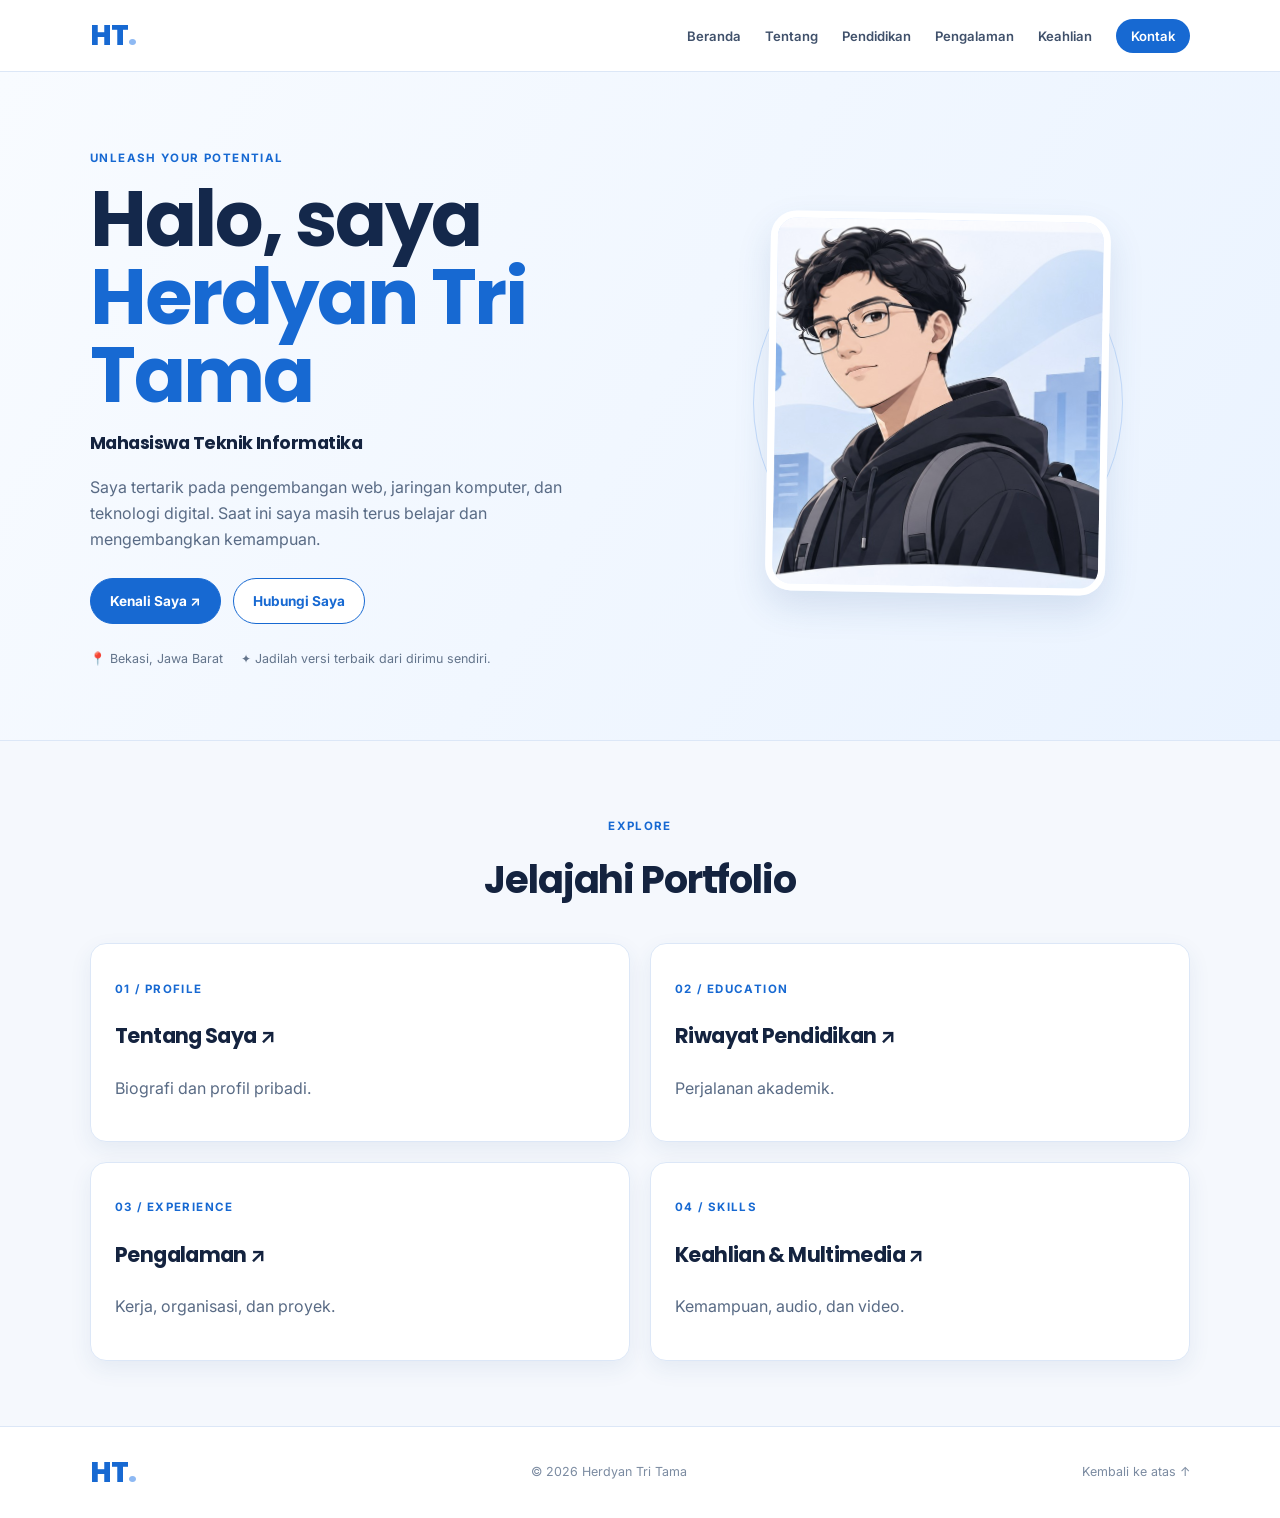
<file: index.html>
<!doctype html>
<html lang="id">

<head>
    <meta charset="utf-8">
    <meta name="viewport" content="width=device-width,initial-scale=1">
    <title>Portfolio | Herdyan Tri Tama</title>
    <link rel="stylesheet" href="style.css">
</head>

<body class="page-enter">
    <header class="site-header">
        <nav class="navbar container"><a class="brand" href="index.html">HT<span>.</span></a><input type="checkbox" id="menu-check" class="menu-check" aria-label="Buka navigasi"><label for="menu-check" class="menu-toggle" aria-hidden="true">☰</label>
            <ul class="nav-links">
                <li><a href="index.html" class=" ">Beranda</a></li>
                <li><a href="pages/tentang.html" class=" ">Tentang</a></li>
                <li><a href="pages/pendidikan.html" class=" ">Pendidikan</a></li>
                <li><a href="pages/pengalaman.html" class=" ">Pengalaman</a></li>
                <li><a href="pages/keahlian.html" class=" ">Keahlian</a></li>
                <li><a href="pages/kontak.html" class=" nav-cta">Kontak</a></li>
            </ul>
        </nav>
    </header>
    <main>
        <section class="hero">
            <div class="container hero-grid">
                <div class="hero-copy">
                    <p class="eyebrow">UNLEASH YOUR POTENTIAL</p>
                    <h1>Halo, saya <span>Herdyan Tri Tama</span></h1>
                    <h2>Mahasiswa Teknik Informatika</h2>
                    <p class="hero-description">Saya tertarik pada pengembangan web, jaringan komputer, dan teknologi
                        digital. Saat ini saya masih terus belajar dan mengembangkan kemampuan.</p>
                    <div class="hero-actions"><a class="button primary" href="pages/tentang.html">Kenali
                            Saya ↗</a><a class="button secondary" href="pages/kontak.html">Hubungi
                            Saya</a></div>
                    <div class="hero-meta"><span>📍 Bekasi, Jawa Barat</span><span>✦ Jadilah versi terbaik dari dirimu sendiri.</span></div>
                </div>
                <div class="hero-visual">
                    <div class="portrait-frame"><img src="images/herdyan-anime.png" alt="Foto profil"></div>
                    <div class="decor decor-one"></div>
                    <div class="decor decor-two"></div>
                </div>
            </div>
        </section>
        <section class="section">
            <div class="container section-heading">
                <p class="eyebrow">EXPLORE</p>
                <h2>Jelajahi Portfolio</h2>
                
            </div>
            <div class="container media-grid"><a class="content-card" href="pages/tentang.html">
                    <p class="eyebrow">01 / PROFILE</p>
                    <h3>Tentang Saya ↗</h3>
                    <p>Biografi dan profil pribadi.</p>
                </a><a class="content-card" href="pages/pendidikan.html">
                    <p class="eyebrow">02 / EDUCATION</p>
                    <h3>Riwayat Pendidikan ↗</h3>
                    <p>Perjalanan akademik.</p>
                </a><a class="content-card" href="pages/pengalaman.html">
                    <p class="eyebrow">03 / EXPERIENCE</p>
                    <h3>Pengalaman ↗</h3>
                    <p>Kerja, organisasi, dan proyek.</p>
                </a><a class="content-card" href="pages/keahlian.html">
                    <p class="eyebrow">04 / SKILLS</p>
                    <h3>Keahlian & Multimedia ↗</h3>
                    <p>Kemampuan, audio, dan video.</p>
                </a></div>
        </section>
    </main>
    <footer class="footer">
        <div class="container footer-inner"><a class="brand" href="index.html">HT<span>.</span></a>
            <p>© 2026 Herdyan Tri Tama</p><a href="#">Kembali ke atas
                ↑</a>
        </div>
    </footer>
</body>

</html>
</file>
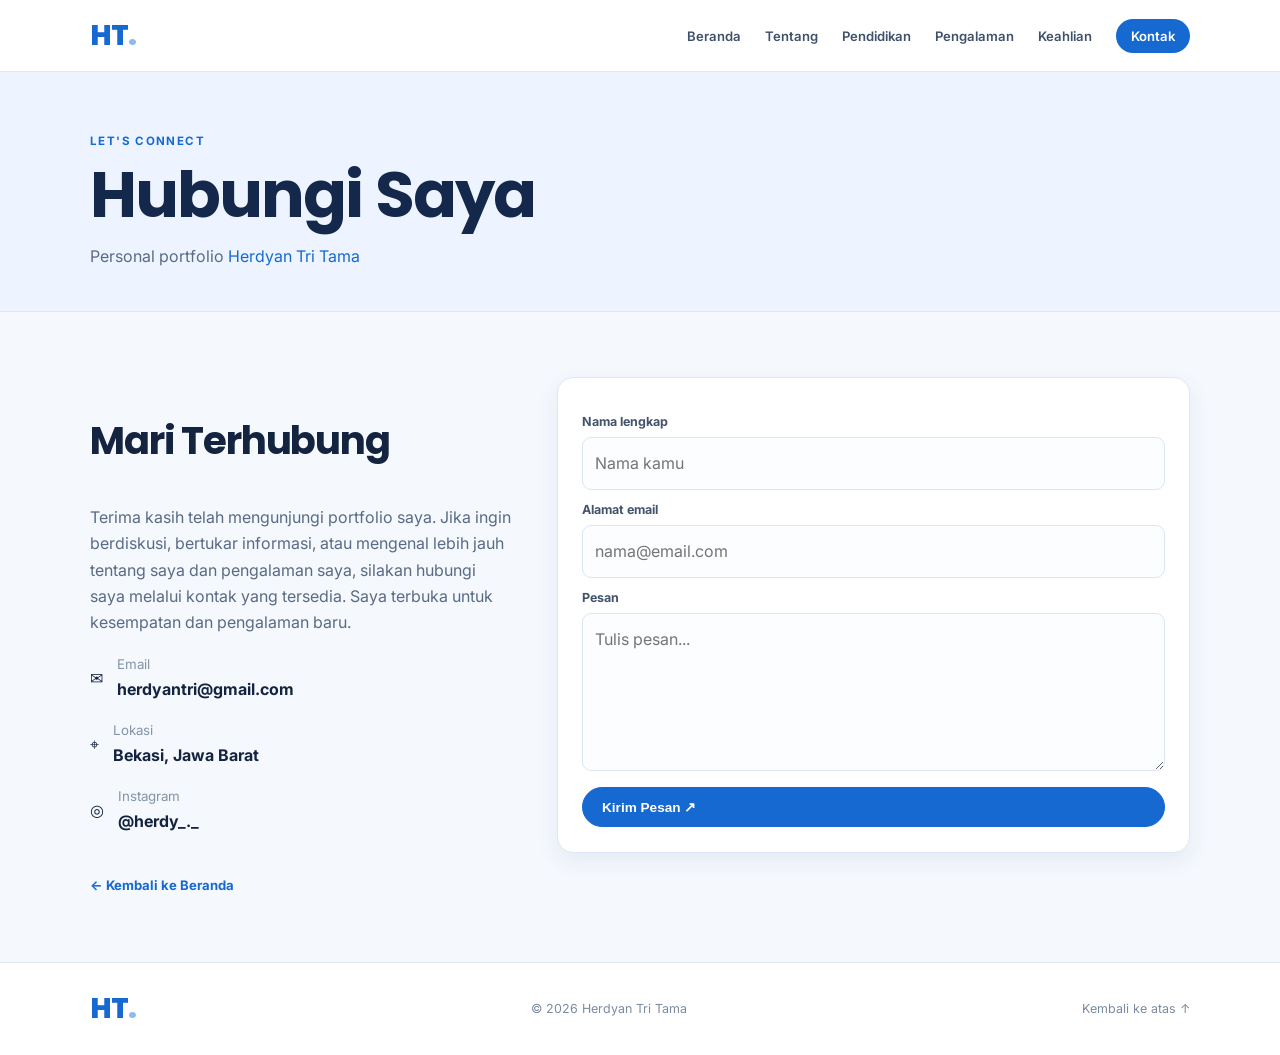
<file: pages/kontak.html>
<!doctype html>
<html lang="id">

<head>
    <meta charset="utf-8">
    <meta name="viewport" content="width=device-width,initial-scale=1">
    <title>Hubungi Saya | Herdyan Tri Tama</title>
    <link rel="stylesheet" href="../style.css">
</head>

<body class="page-enter">
    <header class="site-header">
        <nav class="navbar container"><a class="brand" href="../index.html">HT<span>.</span></a><input type="checkbox" id="menu-check" class="menu-check" aria-label="Buka navigasi"><label for="menu-check" class="menu-toggle" aria-hidden="true">☰</label>
            <ul class="nav-links">
                <li><a href="../index.html" class=" ">Beranda</a></li>
                <li><a href="../pages/tentang.html" class=" ">Tentang</a></li>
                <li><a href="../pages/pendidikan.html" class=" ">Pendidikan</a></li>
                <li><a href="../pages/pengalaman.html" class=" ">Pengalaman</a></li>
                <li><a href="../pages/keahlian.html" class=" ">Keahlian</a></li>
                <li><a href="../pages/kontak.html" class="active nav-cta">Kontak</a></li>
            </ul>
        </nav>
    </header>
    <main>
        <section class="page-top">
            <div class="container">
                <p class="eyebrow">LET'S CONNECT</p>
                <h1>Hubungi Saya</h1>
                <p>Personal portfolio <span class="accent">Herdyan Tri Tama</span></p>
            </div>
        </section>
        <section class="section page-content">
            <div class="container">
                <div class="contact-grid">
                    <div>
                        <h2>Mari Terhubung</h2>
                        <p>Terima kasih telah mengunjungi portfolio saya. Jika ingin berdiskusi, bertukar informasi,
                            atau mengenal lebih jauh tentang saya dan pengalaman saya, silakan hubungi saya melalui
                            kontak yang tersedia. Saya terbuka untuk kesempatan dan pengalaman baru.
                        </p>
                        <div class="contact-detail"><span>✉</span>
                            <div><small>Email</small><strong>herdyantri@gmail.com</strong></div>
                        </div>
                        <div class="contact-detail"><span>⌖</span>
                            <div><small>Lokasi</small><strong>Bekasi, Jawa Barat</strong></div>
                        </div>
                        <div class="contact-detail"><span>◎</span>
                            <div><small>Instagram</small><strong>@herdy_._</strong></div>
                        </div>
                    </div>
                    <form class="contact-form" id="contactForm" action="mailto:herdyantri@gmail.com" method="post" enctype="text/plain"><label for="nama">Nama lengkap</label><input id="nama"
                            name="nama" required minlength="2" placeholder="Nama kamu"><label for="email">Alamat
                            email</label><input id="email" name="email" type="email" required
                            placeholder="nama@email.com"><label for="pesan">Pesan</label><textarea id="pesan"
                            name="pesan" rows="5" required minlength="10"
                            placeholder="Tulis pesan..."></textarea><button class="button primary submit-button"
                            type="submit">Kirim Pesan ↗</button>
                    </form>
                </div><a class="back-link" href="../index.html">← Kembali ke Beranda</a>
            </div>
        </section>
    </main>
    <footer class="footer">
        <div class="container footer-inner"><a class="brand" href="../index.html">HT<span>.</span></a>
            <p>© 2026 Herdyan Tri Tama</p><a href="#">Kembali ke atas
                ↑</a>
        </div>
    </footer>
</body>

</html>
</file>
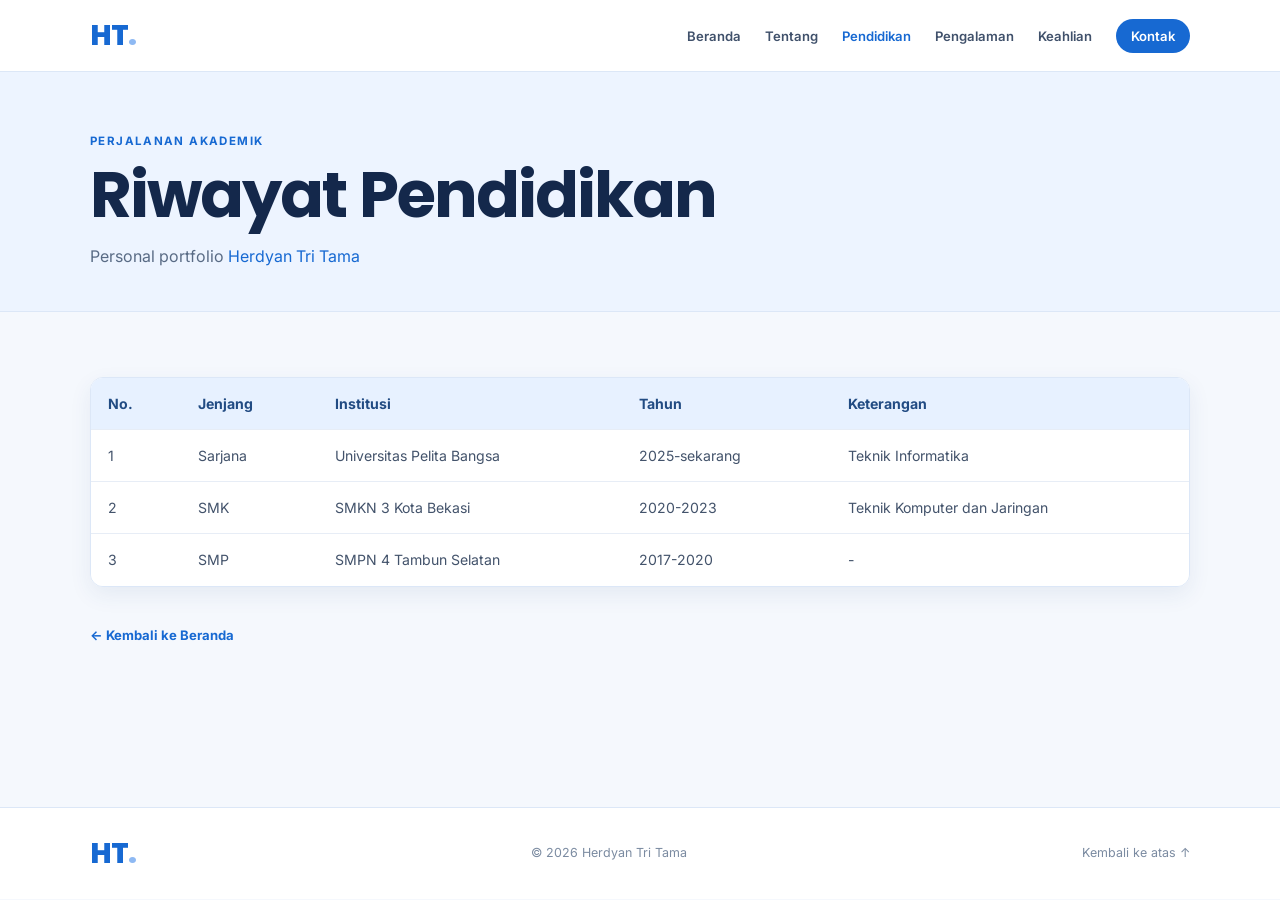
<file: pages/pendidikan.html>
<!doctype html>
<html lang="id">

<head>
    <meta charset="utf-8">
    <meta name="viewport" content="width=device-width,initial-scale=1">
    <title>Riwayat Pendidikan | Herdyan Tri Tama</title>
    <link rel="stylesheet" href="../style.css">
</head>

<body class="page-enter">
    <header class="site-header">
        <nav class="navbar container"><a class="brand" href="../index.html">HT<span>.</span></a><input type="checkbox" id="menu-check" class="menu-check" aria-label="Buka navigasi"><label for="menu-check" class="menu-toggle" aria-hidden="true">☰</label>
            <ul class="nav-links">
                <li><a href="../index.html" class=" ">Beranda</a></li>
                <li><a href="../pages/tentang.html" class=" ">Tentang</a></li>
                <li><a href="../pages/pendidikan.html" class="active ">Pendidikan</a></li>
                <li><a href="../pages/pengalaman.html" class=" ">Pengalaman</a></li>
                <li><a href="../pages/keahlian.html" class=" ">Keahlian</a></li>
                <li><a href="../pages/kontak.html" class=" nav-cta">Kontak</a></li>
            </ul>
        </nav>
    </header>
    <main>
        <section class="page-top">
            <div class="container">
                <p class="eyebrow">PERJALANAN AKADEMIK</p>
                <h1>Riwayat Pendidikan</h1>
                <p>Personal portfolio <span class="accent">Herdyan Tri Tama</span></p>
            </div>
        </section>
        <section class="section page-content">
            <div class="container">
                <div class="table-wrap">
                    <table>
                        <thead>
                            <tr>
                                <th>No.</th>
                                <th>Jenjang</th>
                                <th>Institusi</th>
                                <th>Tahun</th>
                                <th>Keterangan</th>
                            </tr>
                        </thead>
                        <tbody>
                            <tr>
                                <td>1</td>
                                <td>Sarjana</td>
                                <td>Universitas Pelita Bangsa</td>
                                <td>2025-sekarang</td>
                                <td>Teknik Informatika</td>
                            </tr>
                            <tr>
                                <td>2</td>
                                <td>SMK</td>
                                <td>SMKN 3 Kota Bekasi</td>
                                <td>2020-2023</td>
                                <td>Teknik Komputer dan Jaringan</td>
                            </tr>
                            <tr>
                                <td>3</td>
                                <td>SMP</td>
                                <td>SMPN 4 Tambun Selatan</td>
                                <td>2017-2020</td>
                                <td>-</td>
                            </tr>
                        </tbody>
                    </table>
                </div>
                </p><a class="back-link" href="../index.html">← Kembali ke Beranda</a>
            </div>
        </section>
    </main>
    <footer class="footer">
        <div class="container footer-inner"><a class="brand" href="../index.html">HT<span>.</span></a>
            <p>© 2026 Herdyan Tri Tama</p><a href="#">Kembali ke atas
                ↑</a>
        </div>
    </footer>
</body>

</html>
</file>
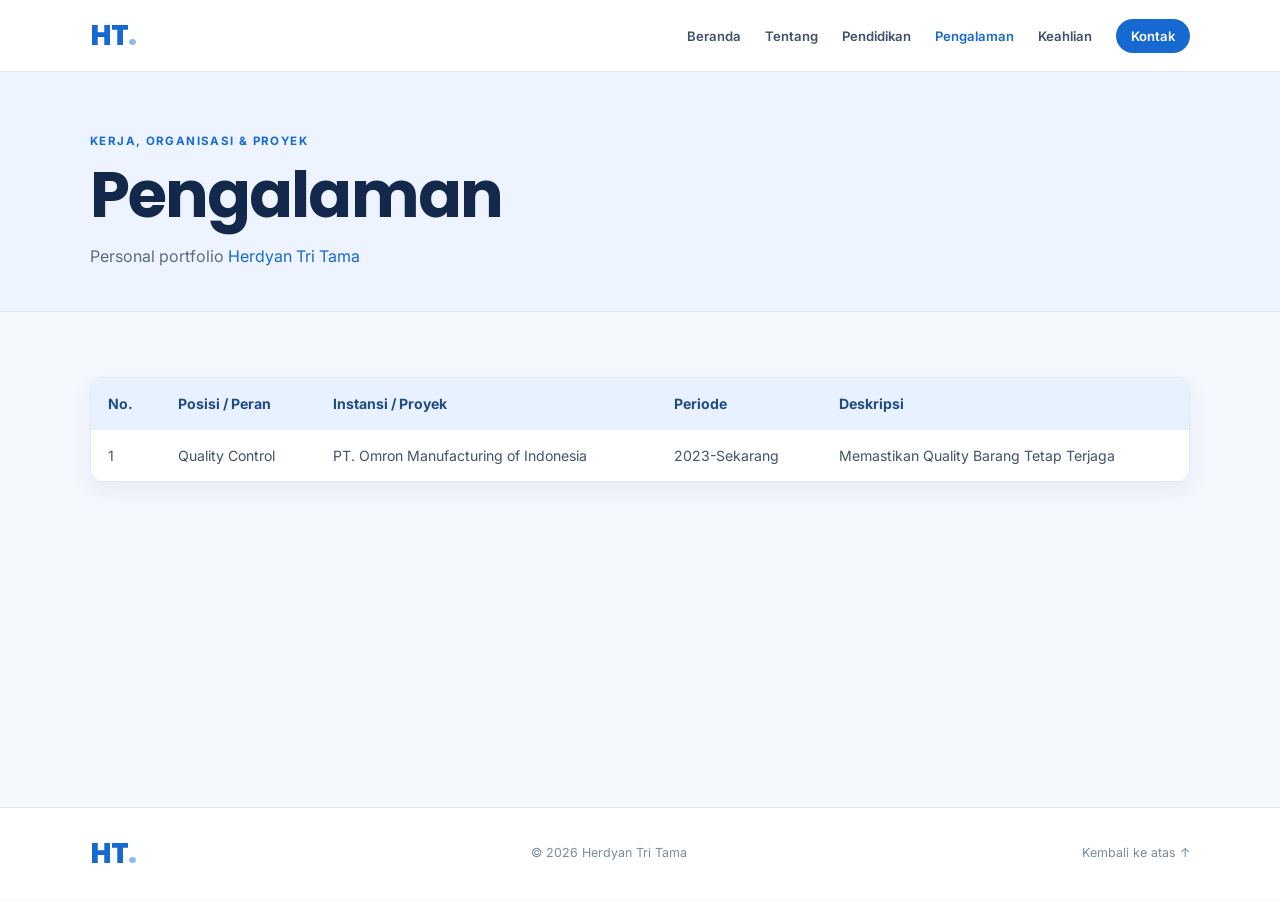
<file: pages/pengalaman.html>
<!doctype html>
<html lang="id">

<head>
    <meta charset="utf-8">
    <meta name="viewport" content="width=device-width,initial-scale=1">
    <title>Pengalaman | Herdyan Tri Tama</title>
    <link rel="stylesheet" href="../style.css">
</head>

<body class="page-enter">
    <header class="site-header">
        <nav class="navbar container"><a class="brand" href="../index.html">HT<span>.</span></a><input type="checkbox" id="menu-check" class="menu-check" aria-label="Buka navigasi"><label for="menu-check" class="menu-toggle" aria-hidden="true">☰</label>
            <ul class="nav-links">
                <li><a href="../index.html" class=" ">Beranda</a></li>
                <li><a href="../pages/tentang.html" class=" ">Tentang</a></li>
                <li><a href="../pages/pendidikan.html" class=" ">Pendidikan</a></li>
                <li><a href="../pages/pengalaman.html" class="active ">Pengalaman</a></li>
                <li><a href="../pages/keahlian.html" class=" ">Keahlian</a></li>
                <li><a href="../pages/kontak.html" class=" nav-cta">Kontak</a></li>
            </ul>
        </nav>
    </header>
    <main>
        <section class="page-top">
            <div class="container">
                <p class="eyebrow">KERJA, ORGANISASI & PROYEK</p>
                <h1>Pengalaman</h1>
                <p>Personal portfolio <span class="accent">Herdyan Tri Tama</span></p>
            </div>
        </section>
        <section class="section page-content">
            <div class="container">
                <div class="table-wrap">
                    <table>
                        <thead>
                            <tr>
                                <th>No.</th>
                                <th>Posisi / Peran</th>
                                <th>Instansi / Proyek</th>
                                <th>Periode</th>
                                <th>Deskripsi</th>
                            </tr>
                        </thead>
                        <tbody>
                            <tr>
                                <td>1</td>
                                <td>Quality Control</td>
                                <td>PT. Omron Manufacturing of Indonesia</td>
                                <td>2023-Sekarang</td>
                                <td>Memastikan Quality Barang Tetap Terjaga</td>
                            </tr>
                        </tbody>
                    </table>
                </div>
            </div>
        </section>
    </main>
    <footer class="footer">
        <div class="container footer-inner"><a class="brand" href="../index.html">HT<span>.</span></a>
            <p>© 2026 Herdyan Tri Tama</p><a href="#">Kembali ke atas
                ↑</a>
        </div>
    </footer>
</body>

</html>
</file>
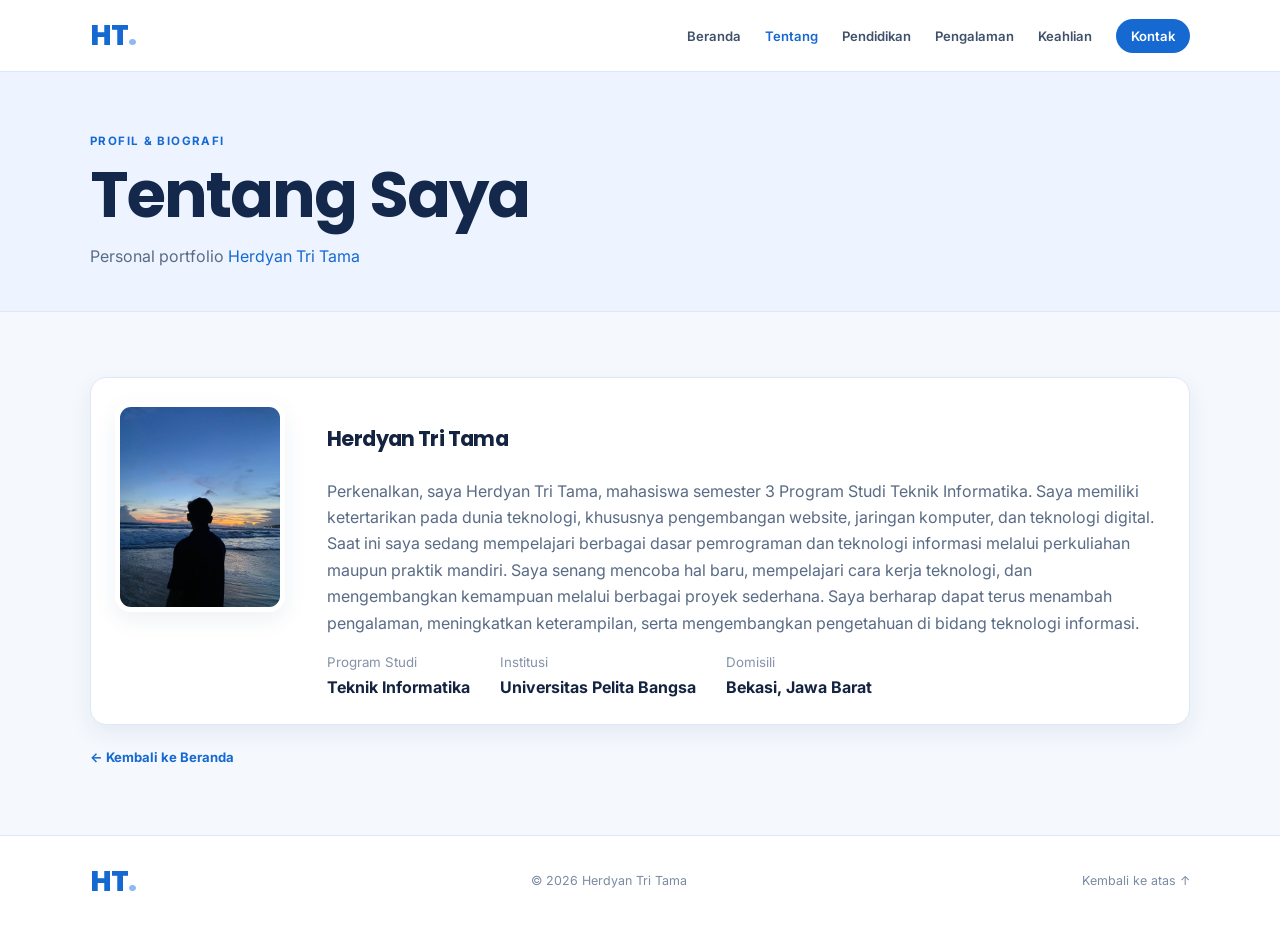
<file: pages/tentang.html>
<!doctype html>
<html lang="id">

<head>
    <meta charset="utf-8">
    <meta name="viewport" content="width=device-width,initial-scale=1">
    <title>Tentang Saya | Herdyan Tri Tama</title>
    <link rel="stylesheet" href="../style.css">
</head>

<body class="page-enter">
    <header class="site-header">
        <nav class="navbar container"><a class="brand" href="../index.html">HT<span>.</span></a><input type="checkbox" id="menu-check" class="menu-check" aria-label="Buka navigasi"><label for="menu-check" class="menu-toggle" aria-hidden="true">☰</label>
            <ul class="nav-links">
                <li><a href="../index.html" class=" ">Beranda</a></li>
                <li><a href="../pages/tentang.html" class="active ">Tentang</a></li>
                <li><a href="../pages/pendidikan.html" class=" ">Pendidikan</a></li>
                <li><a href="../pages/pengalaman.html" class=" ">Pengalaman</a></li>
                <li><a href="../pages/keahlian.html" class=" ">Keahlian</a></li>
                <li><a href="../pages/kontak.html" class=" nav-cta">Kontak</a></li>
            </ul>
        </nav>
    </header>
    <main>
        <section class="page-top">
            <div class="container">
                <p class="eyebrow">PROFIL & BIOGRAFI</p>
                <h1>Tentang Saya</h1>
                <p>Personal portfolio <span class="accent">Herdyan Tri Tama</span></p>
            </div>
        </section>
        <section class="section page-content">
            <div class="container">
                <div class="about-card">
                    <div class="profile-photo">
                        <img src="../images/foto.jpg" alt="Foto Herdyan">
                    </div>
                    <div>
                        <h3>Herdyan Tri Tama</h3>
                        <p>Perkenalkan, saya Herdyan Tri Tama, mahasiswa semester 3 Program Studi Teknik Informatika.
                            Saya memiliki ketertarikan pada dunia teknologi, khususnya pengembangan website, jaringan
                            komputer, dan teknologi digital.
                            Saat ini saya sedang mempelajari berbagai dasar pemrograman dan teknologi informasi melalui
                            perkuliahan maupun praktik mandiri. Saya senang mencoba hal baru, mempelajari cara kerja
                            teknologi, dan mengembangkan kemampuan melalui berbagai proyek sederhana.
                            Saya berharap dapat terus menambah pengalaman, meningkatkan keterampilan, serta
                            mengembangkan pengetahuan di bidang teknologi informasi.

                        </p>
                        <div class="profile-facts">
                            <div><small>Program Studi</small><strong>Teknik Informatika</strong></div>
                            <div><small>Institusi</small><strong>Universitas Pelita Bangsa</strong></div>
                            <div><small>Domisili</small><strong>Bekasi, Jawa Barat</strong></div>
                        </div>
                    </div>
                </div><a class="back-link" href="../index.html">← Kembali ke Beranda</a>
            </div>
        </section>
    </main>
    <footer class="footer">
        <div class="container footer-inner"><a class="brand" href="../index.html">HT<span>.</span></a>
            <p>© 2026 Herdyan Tri Tama</p><a href="#">Kembali ke atas
                ↑</a>
        </div>
    </footer>
</body>

</html>
</file>
<file: style.css>
@import url('https://fonts.googleapis.com/css2?family=Inter:wght@400;500;600;700;800&family=Poppins:wght@500;600;700;800&display=swap');
:root{--ink:#14233f;--muted:#596b85;--blue:#1769d2;--soft:#f4f8ff;--line:#dce7f7;--shadow:0 8px 22px #244d8014;--acid:#1769d2}
*{box-sizing:border-box}html{scroll-behavior:smooth}body{margin:0;background:#f5f8fd;color:var(--ink);font-family:Inter,Arial,sans-serif;line-height:1.65;overflow-x:hidden}
h1,h2,h3,.brand{font-family:Poppins,Inter,sans-serif;letter-spacing:-.03em}h1{font-size:clamp(2.6rem,6vw,4.8rem);line-height:1.02;color:#14284b}h1 span,.accent{color:var(--blue);text-shadow:none}h2{font-size:clamp(1.8rem,3vw,2.6rem)}h3{font-size:1.3rem}p{color:var(--muted)}a{color:inherit}.container{width:min(1100px,92%);margin:auto}
.site-header{height:72px;position:sticky;top:0;z-index:20;background:#ffffffed;backdrop-filter:blur(12px);border-bottom:1px solid var(--line)}.navbar,.nav-links,.footer-inner{display:flex;align-items:center;justify-content:space-between}.navbar{height:100%}.brand{font-size:1.8rem;font-weight:800;text-decoration:none;color:var(--blue)}.brand span{color:#8eb9f3}.nav-links{gap:clamp(9px,2vw,24px);list-style:none;margin:0;padding:0}.nav-links a{font-size:.82rem;font-weight:600;color:#40516b;text-decoration:none;transition:.2s}.nav-links a:hover,.nav-links a.active{color:var(--blue)}.nav-cta{background:var(--blue);color:white!important;padding:9px 15px;border-radius:22px}.menu-check{position:absolute;opacity:0;pointer-events:none}.menu-check:focus-visible+.menu-toggle{outline:2px solid var(--blue)}.menu-toggle{cursor:pointer;display:none;border:1px solid var(--line);border-radius:9px;background:white;color:var(--ink);font-size:1.3rem;padding:5px 11px}
.hero{padding:65px 0 70px;background:linear-gradient(120deg,#f8fbff,#eaf3ff);border-bottom:1px solid var(--line);overflow:hidden}.hero-grid{display:grid;grid-template-columns:1fr .9fr;align-items:center;gap:35px;min-height:420px}.eyebrow{font-size:.72rem;font-weight:700;letter-spacing:.12em;color:var(--blue);text-transform:uppercase}.hero-copy h1{margin:12px 0}.hero-copy h2{font-size:1.1rem;margin:14px 0}.hero-description{max-width:520px}.hero-actions{display:flex;gap:12px;margin:25px 0}.button{display:inline-flex;padding:11px 19px;text-decoration:none;font-size:.85rem;font-weight:700;border:1px solid var(--blue);border-radius:25px;transition:.2s}.button:hover{transform:translateY(-3px)}.primary{background:var(--blue);color:white}.secondary{background:white;color:var(--blue)}.hero-meta{display:flex;gap:18px;flex-wrap:wrap;color:#63748b;font-size:.78rem}.hero-visual{position:relative;display:grid;place-items:center;min-height:360px}.portrait-frame{width:min(340px,90%);height:380px;border-radius:26px;overflow:hidden;background:linear-gradient(145deg,#d9eaff,#f8fbff);box-shadow:0 16px 35px #23548b22;border:7px solid white;transform:rotate(1deg);z-index:1}.portrait-frame img{width:100%;height:100%;object-fit:cover;object-position:center 25%;filter:saturate(.85)}.floating-card{position:absolute;bottom:5px;left:4%;background:white;color:var(--blue);padding:9px 15px;border-radius:12px;box-shadow:var(--shadow);z-index:2;font-size:.72rem;font-weight:700}.status-dot{display:inline-block;width:8px;height:8px;border-radius:50%;background:#39b879;margin-right:8px}.decor{position:absolute;border-radius:50%;background:#dcecff;z-index:0}.decor-one{width:310px;height:310px}.decor-two{width:370px;height:370px;border:1px solid #c4dcfb;background:transparent}
.section{padding:65px 0}.section-soft,.page-top{background:#edf4ff}.section-heading{text-align:center;max-width:680px;margin:0 auto 32px}.section-heading h2{margin:8px 0}.content-card,.about-card,.media-card,.contact-form{background:white;border:1px solid var(--line);border-radius:16px;padding:24px;box-shadow:var(--shadow)}.media-grid{display:grid;grid-template-columns:1fr 1fr;gap:20px}.content-card{text-decoration:none;display:block;transition:.2s}.content-card:hover{transform:translateY(-4px);border-color:#a9cbf5;box-shadow:0 12px 26px #244d801a}.content-card h3{color:var(--ink)}.about-card{display:grid;grid-template-columns:110px 1fr;gap:22px}.about-mark{width:100px;height:100px;border-radius:18px;border:1px solid #c8dcf5;background:#edf5ff;display:grid;place-items:center;font:800 2rem Poppins;color:var(--blue)}.profile-facts{display:flex;gap:30px;flex-wrap:wrap}.profile-facts div,.contact-detail div{display:grid}.profile-facts small,.contact-detail small{color:#8493a8}.table-wrap{overflow-x:auto;border:1px solid var(--line);border-radius:13px;box-shadow:var(--shadow)}table{width:100%;border-collapse:collapse;min-width:620px;background:white}th,td{padding:14px 17px;border-bottom:1px solid #e7edf6;text-align:left;font-size:.88rem}th{background:#e7f1ff;color:#214b83}tbody tr:last-child td{border:0}td{color:#43536b}.note{font-size:.8rem}.skills-layout{display:grid;grid-template-columns:.8fr 1.2fr;gap:40px;align-items:center}.skill-list{list-style:none;padding:0}.skill-list li{display:flex;justify-content:space-between;padding:12px 0;border-bottom:1px solid #e7edf6;font-weight:600}.skill-tag{font-size:.7rem;font-weight:700;background:#eaf3ff;color:var(--blue);padding:4px 10px;border-radius:20px}audio,video{width:100%;margin:12px 0}video{max-height:240px;background:#eaf3ff;border-radius:12px}.contact-grid{display:grid;grid-template-columns:.8fr 1.2fr;gap:45px}.contact-detail{display:flex;gap:14px;align-items:center;margin:18px 0}.contact-form{display:flex;flex-direction:column}.contact-form label{font-size:.78rem;font-weight:700;margin:10px 0 5px;color:#43536b}.contact-form input,.contact-form textarea{padding:12px;background:#fbfdff;border:1px solid #dce6f3;border-radius:9px;color:var(--ink);font:inherit}.contact-form input:focus,.contact-form textarea:focus{outline:2px solid #b9d5fa;border-color:var(--blue)}.submit-button{margin-top:16px;cursor:pointer}.form-feedback{color:#16845b;font-weight:700}.page-top{padding:48px 0 25px;border-bottom:1px solid var(--line)}.page-top h1{font-size:clamp(2.5rem,6vw,4rem);margin:10px 0}.page-content{min-height:55vh}.back-link{display:inline-block;margin-top:22px;color:var(--blue);font-size:.82rem;font-weight:700;text-decoration:none}.footer{padding:22px 0;border-top:1px solid var(--line);background:white}.footer-inner p,.footer-inner>a:last-child{font-size:.78rem;color:#7b8ba1;text-decoration:none}
.page-enter{animation:enter .38s ease both}@keyframes enter{from{opacity:0;transform:translateY(12px)}to{opacity:1;transform:none}}
@media(max-width:760px){.nav-links{gap:9px}.nav-links a{font-size:.7rem}.hero-grid{gap:12px}}@media(max-width:650px){.site-header{height:64px}.menu-toggle{display:block}.nav-links{display:none;position:absolute;top:63px;left:0;right:0;background:white;padding:18px 5%;box-shadow:0 12px 18px #244d8015;flex-direction:column;align-items:stretch;gap:15px;border-bottom:1px solid var(--line)}.menu-check:checked~.nav-links{display:flex}.nav-links a{font-size:.82rem}.nav-cta{text-align:center}.hero{padding:45px 0}.hero-grid,.skills-layout,.contact-grid{grid-template-columns:1fr}.hero-visual{grid-row:1;min-height:280px}.portrait-frame{height:300px;width:min(290px,85%)}.hero-copy{text-align:center}.hero-copy h1{font-size:clamp(2.8rem,14vw,4.4rem)}.hero-actions,.hero-meta{justify-content:center}.section{padding:45px 0}.about-card{grid-template-columns:1fr}.media-grid{grid-template-columns:1fr}.contact-grid{gap:22px}.footer-inner{flex-wrap:wrap}.footer-inner p{width:100%;order:3}.decor-one{width:260px;height:260px}.decor-two{width:310px;height:310px}}@media(prefers-reduced-motion:reduce){*,*::before,*::after{animation-duration:.01ms!important;transition-duration:.01ms!important}}
.about-card {
    grid-template-columns: 190px 1fr;
    align-items: start;
}

.profile-photo {
    width: 170px;
    height: 210px;
    overflow: hidden;
    border-radius: 16px;
    border: 5px solid white;
    box-shadow: 0 8px 22px #244d8014;
}

.profile-photo img {
    width: 100%;
    height: 100%;
    object-fit: cover;
    object-position: center;
}

@media (max-width: 650px) {
    .about-card {
        grid-template-columns: 1fr;
    }

    .profile-photo {
        width: 190px;
        height: 230px;
        margin: auto;
    }
}
</file>
